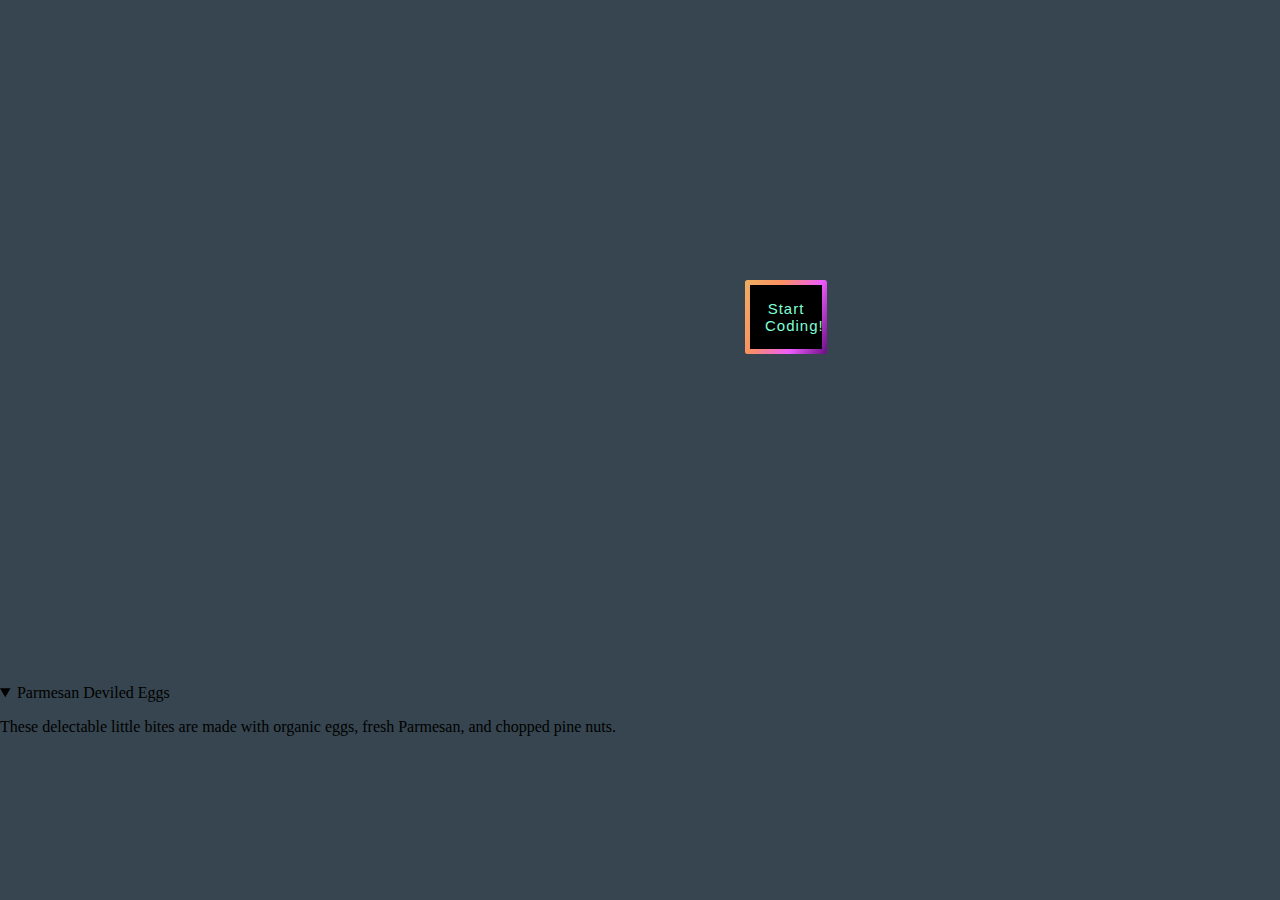
<file: CSS2/index.html>
<!DOCTYPE html>
<html>
    <head>
        <title>Myfirstbuttonincss</title>
        <link rel="stylesheet" href="./style.css"/>
        <meta charset="utf-8">
    </head>
    <body>
        <div class="container">
           <div class="button-border">
                <button class="start">Start Coding!</button>   
            </div> 
        </div>
        <details open>
            <summary>Parmesan Deviled Eggs</summary>
            <p>
              These delectable little bites are made with organic eggs, fresh Parmesan, and chopped pine nuts.
            </p>
          </details>
        
    </body>
</html>
</file>
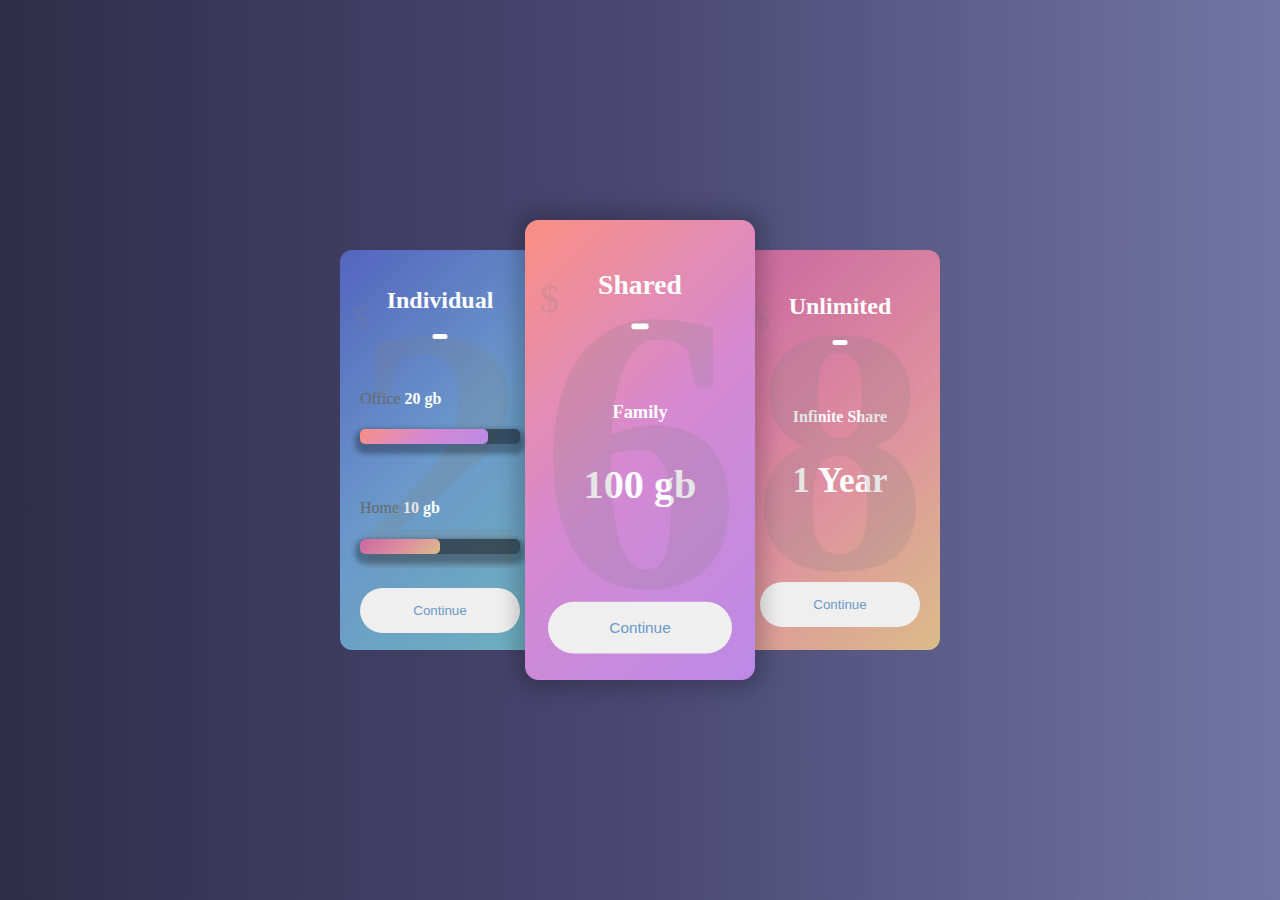
<file: pricingtable.html>
<!DOCTYPE html>
<html lang="en" dir="ltr">
  <head>
    <meta charset="utf-8">
    <meta name="viewh2ort" content="width=device-width,initial-scale=1.0">
    <link rel="stylesheet"  href="./style.css">
    <title></title>
  </head>
  <body>
 <div class="pricingtable">
<div class="individual">
  <div class="pricing">
    <span>&dollar;</span>2
  </div>
<h2>Individual</h2>
<div class="feature">
<h4>Office <span> 20 gb</span>  </h4>
<div class="progressbar office">

</div>
</div>
<div class="feature">
<h4>Home <span> 10 gb</span>  </h4>
<div class="progressbar home">

</div>

</div>
<div class="continue">
  <button>Continue</button>
</div>
</div>
<div class="shared">
  <div class="pricing">
    <span>&dollar;</span>6
  </div>
<h2>Shared</h2>
<div class="contents">
  <h4>family</h4>
  <h3>100 gb</h3>
</div>
<div class="continue">
  <button>Continue</button>
</div>
</div>
<div class="unlimited">
  <div class="pricing">
    <span>&dollar;</span>8
  </div>
<h2>Unlimited</h2>
<div class="contents">
  <h4>Infinite Share</h4>
  <h3>1 Year</h3>
</div>
<div class="continue">
  <button>Continue</button>
</div>
</div>
</div>
  </body>
</html>
</file>
<file: CSS2/style.css>
body{
    margin:0;
    padding:0;
    background-color: #36454F;
}
.container{
/* height:30vh; */
/* background: white; */
margin:250px 680px;
padding:5px;
width:15vw;

}
.button-border{
    margin:25px 50px 75px 60px;
    background: linear-gradient(115deg,#eeaf61,#fb9062,#ee5dfc,#6a0d83);
    padding:5px;
    border-radius:2.5px;
    
}
button{
    width:100%;
    padding:15px;
    font-size: 15px;
    border:none;
    background: black;
    letter-spacing: 1px;
    color:aquamarine
}
button:hover{
color:aliceblue;
background-color:goldenrod ;
}
.button-border:hover{
    padding: 7px;
}
</file>
<file: style.css>
html, body {
  height: 100%; }

body {
  margin: 0;
  padding: 0;
  width: 100%;
  background: linear-gradient(to left, #7275a4, #4a4872, #302d4a);
  display: flex;
  justify-content: center;
  align-items: center; }

.pricingtable {
  display: flex;
  height: 400px;
  width: 600px; }
  .pricingtable h2 {
    text-align: center;
    position: relative; }
    .pricingtable h2::after {
      height: 5px;
      width: 15px;
      background-color: white;
      content: "";
      position: absolute;
      bottom: -25px;
      left: 50%;
      border-radius: 2px;
      transform: translateX(-50%); }
  .pricingtable .individual, .pricingtable .shared, .pricingtable .unlimited {
    flex: 1;
    color: white;
    display: flex;
    flex-direction: column;
    justify-content: space-around;
    position: relative;
    border-radius: 12px; }
  .pricingtable .individual {
    background: linear-gradient(135deg, #5464bf, #6a99ca, #6eb0be); }
    .pricingtable .individual .pricing {
      position: absolute;
      width: 100%;
      color: rgba(128, 128, 128, 0.2);
      font-size: 350px;
      text-align: center;
      font-weight: 900; }
      .pricingtable .individual .pricing span {
        font-size: 35px;
        position: absolute;
        top: 50px; }
  .pricingtable .shared {
    background: linear-gradient(135deg, #fa9083, #d589d2, #bb8ae6);
    transform: scale(1.15);
    z-index: 10;
    box-shadow: 0 0 18px 8px rgba(0, 0, 0, 0.2); }
    .pricingtable .shared .pricing {
      position: absolute;
      width: 100%;
      color: rgba(128, 128, 128, 0.2);
      font-size: 350px;
      text-align: center;
      font-weight: 900; }
      .pricingtable .shared .pricing span {
        font-size: 35px;
        position: absolute;
        top: 50px; }
    .pricingtable .shared .contents {
      text-align: center; }
      .pricingtable .shared .contents h4 {
        text-transform: capitalize; }
      .pricingtable .shared .contents h3 {
        font-size: 35px; }
  .pricingtable .unlimited {
    background: linear-gradient(135deg, #ca689e, #de8ca1, #dbbc88); }
    .pricingtable .unlimited .pricing {
      position: absolute;
      width: 100%;
      color: rgba(128, 128, 128, 0.2);
      font-size: 350px;
      text-align: center;
      font-weight: 900; }
      .pricingtable .unlimited .pricing span {
        font-size: 35px;
        position: absolute;
        top: 50px; }
    .pricingtable .unlimited .contents {
      text-align: center; }
      .pricingtable .unlimited .contents h4 {
        text-transform: capitalize; }
      .pricingtable .unlimited .contents h3 {
        font-size: 35px; }
  .pricingtable .feature {
    width: 80%;
    margin: 0 auto; }
    .pricingtable .feature h4 {
      color: #696969;
      font-weight: 400; }
      .pricingtable .feature h4 span {
        color: white;
        font-weight: 700; }
    .pricingtable .feature .progressbar {
      width: 100%;
      height: 15px;
      background: rgba(0, 0, 0, 0.5);
      border-radius: 5px;
      box-shadow: 0px 5px 5px 5px rgba(0, 0, 0, 0.3);
      position: relative; }
      .pricingtable .feature .progressbar.office::after {
        width: 80%;
        background: linear-gradient(135deg, #fa9083, #d589d2, #bb8ae6);
        height: 100%;
        content: "";
        position: absolute;
        border-radius: 5px; }
      .pricingtable .feature .progressbar.home::after {
        width: 50%;
        background: linear-gradient(135deg, #ca689e, #de8ca1, #dbbc88);
        height: 100%;
        content: "";
        position: absolute;
        border-radius: 5px; }
  .pricingtable .continue {
    display: flex;
    justify-content: center; }
    .pricingtable .continue button {
      width: 80%;
      padding: 15px;
      border-radius: 25px;
      border: none;
      color: #6a99ca; }

/*# sourceMappingURL=style.css.map */
</file>
